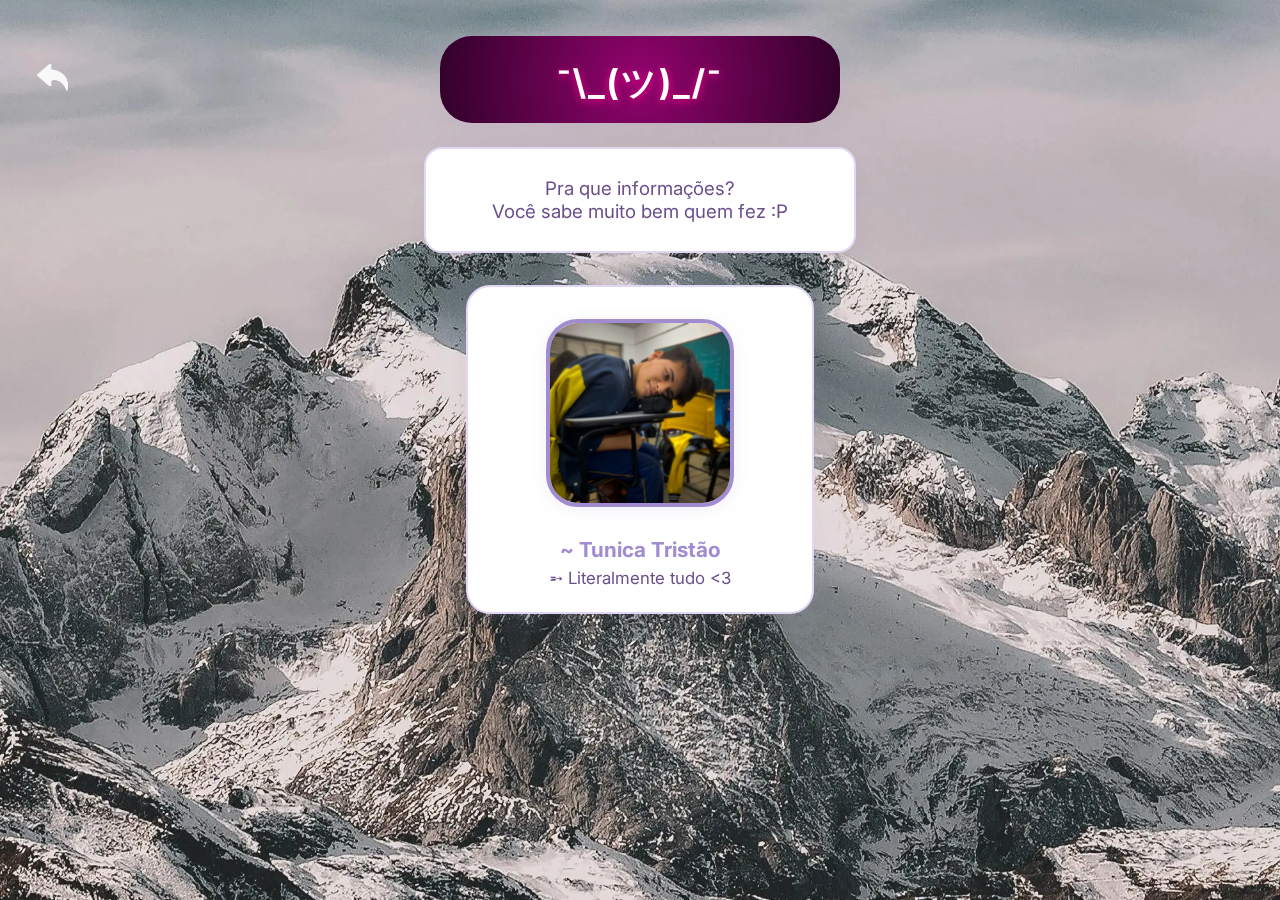
<file: info.html>
<!DOCTYPE html>
<html lang="pt-BR">
<head>
    <meta charset="UTF-8">
    <meta name="viewport" content="width=device-width, initial-scale=1.0">
    <title>Informações</title>
    <link href="https://fonts.googleapis.com/css2?family=Inter:wght@400;500;600;700&display=swap" rel="stylesheet">
    <link rel="stylesheet" href="src/css/info-style.css">
</head>
<body class="fade-in">
    <div class="background-image-container"></div>
    <a href="index.html" id="returnButton" class="return-icon-link">
        <img src="src/images/return-icon.png" alt="Voltar" class="return-button">
    </a>
    <div class="info-header-outer">
        <div class="info-header">
            <h1>¯\_(ツ)_/¯</h1>
        </div>
    </div>
    <div class="info-message-container">
        Pra que informações?<br>
        Você sabe muito bem quem fez :P
    </div>
    <div class="credit-list">
        <div class="credit-item">
            <img src="src/images/tonim.webp" alt="Antônio Neto" class="credit-icon">
            <div class="credit-info">
                <h2 class="credit-name">~ Tunica Tristão</h2>
                <p class="credit-role">➵ Literalmente tudo &lt;3</p>
            </div>
        </div>
    </div>
    <script>
    document.addEventListener('DOMContentLoaded', function() {
        const returnButton = document.getElementById('returnButton');
        if (returnButton) {
            returnButton.addEventListener("click", function(e) {
                e.preventDefault();
                document.body.classList.remove('fade-in');
                document.body.classList.add('fade-out');
                setTimeout(() => {
                    window.location.href = "index.html";
                }, 250);
            });
        }
    });
    </script>
</body>
</html>
</file>
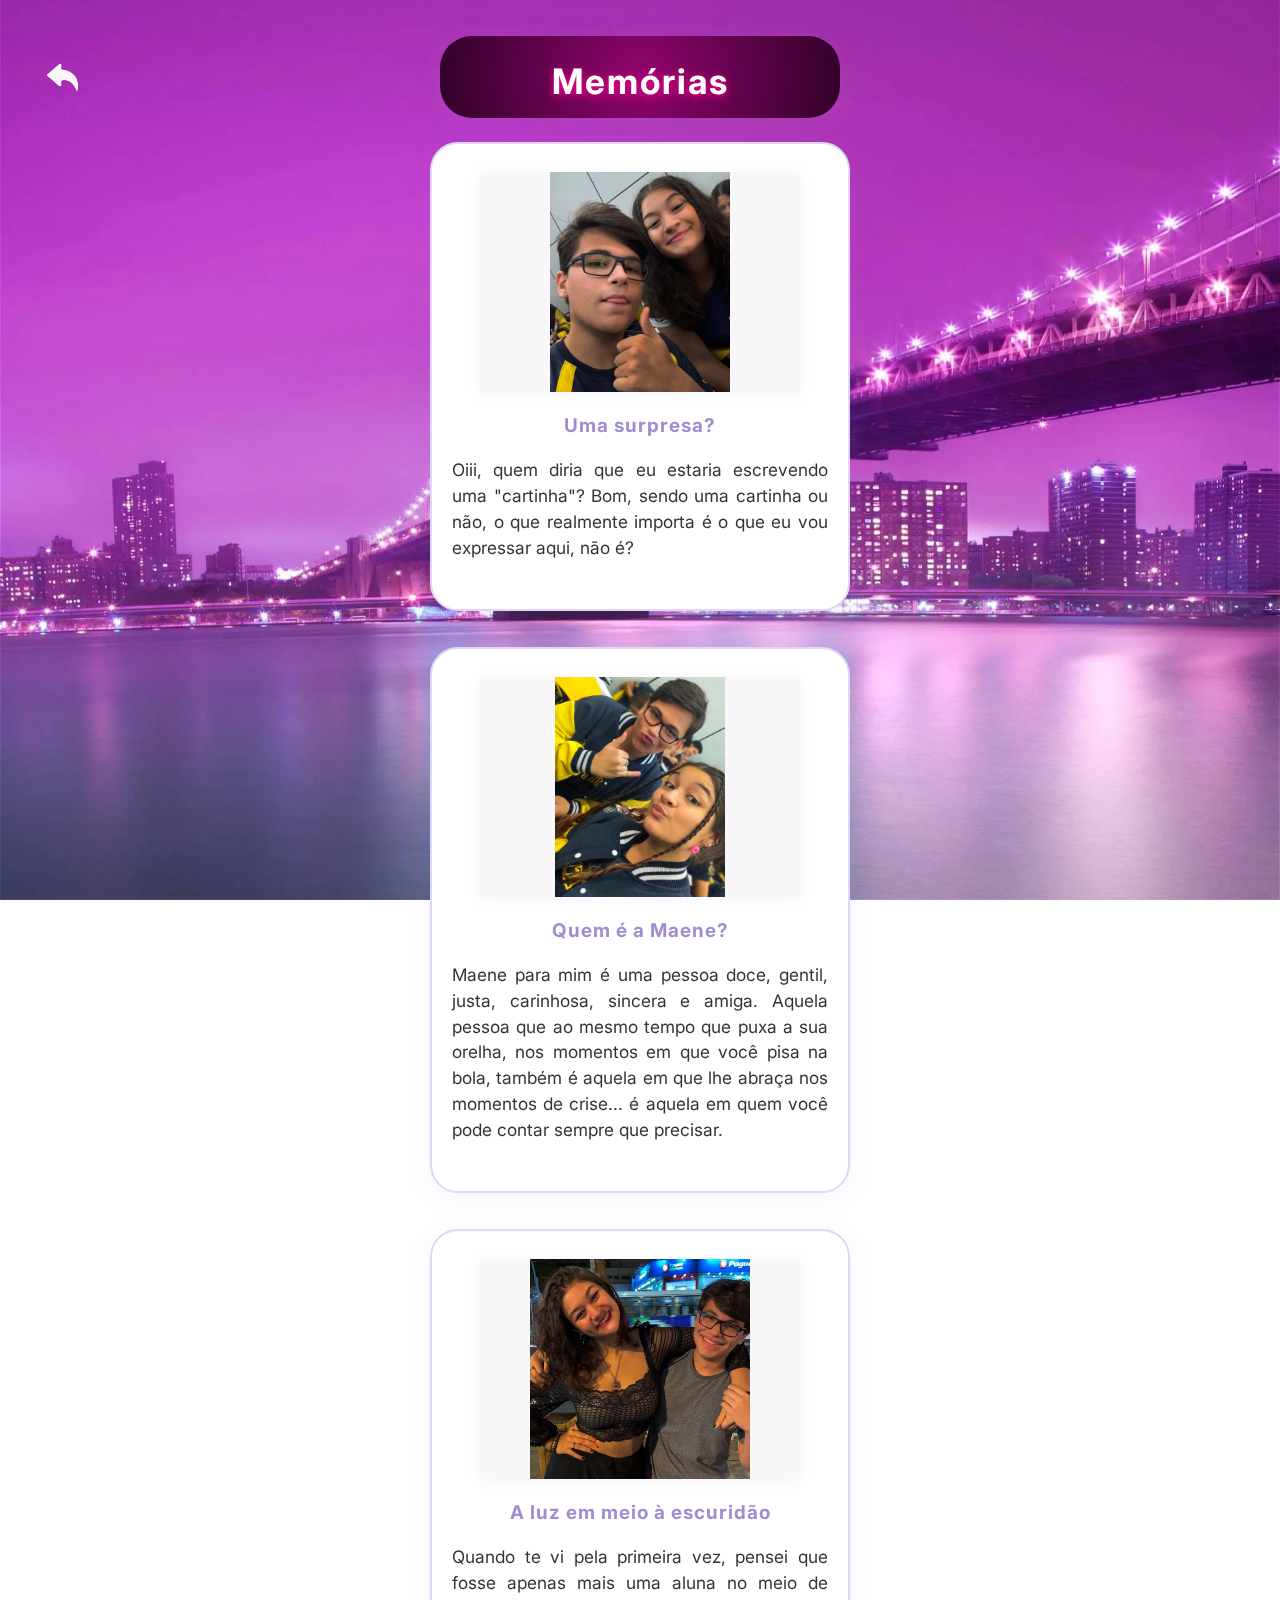
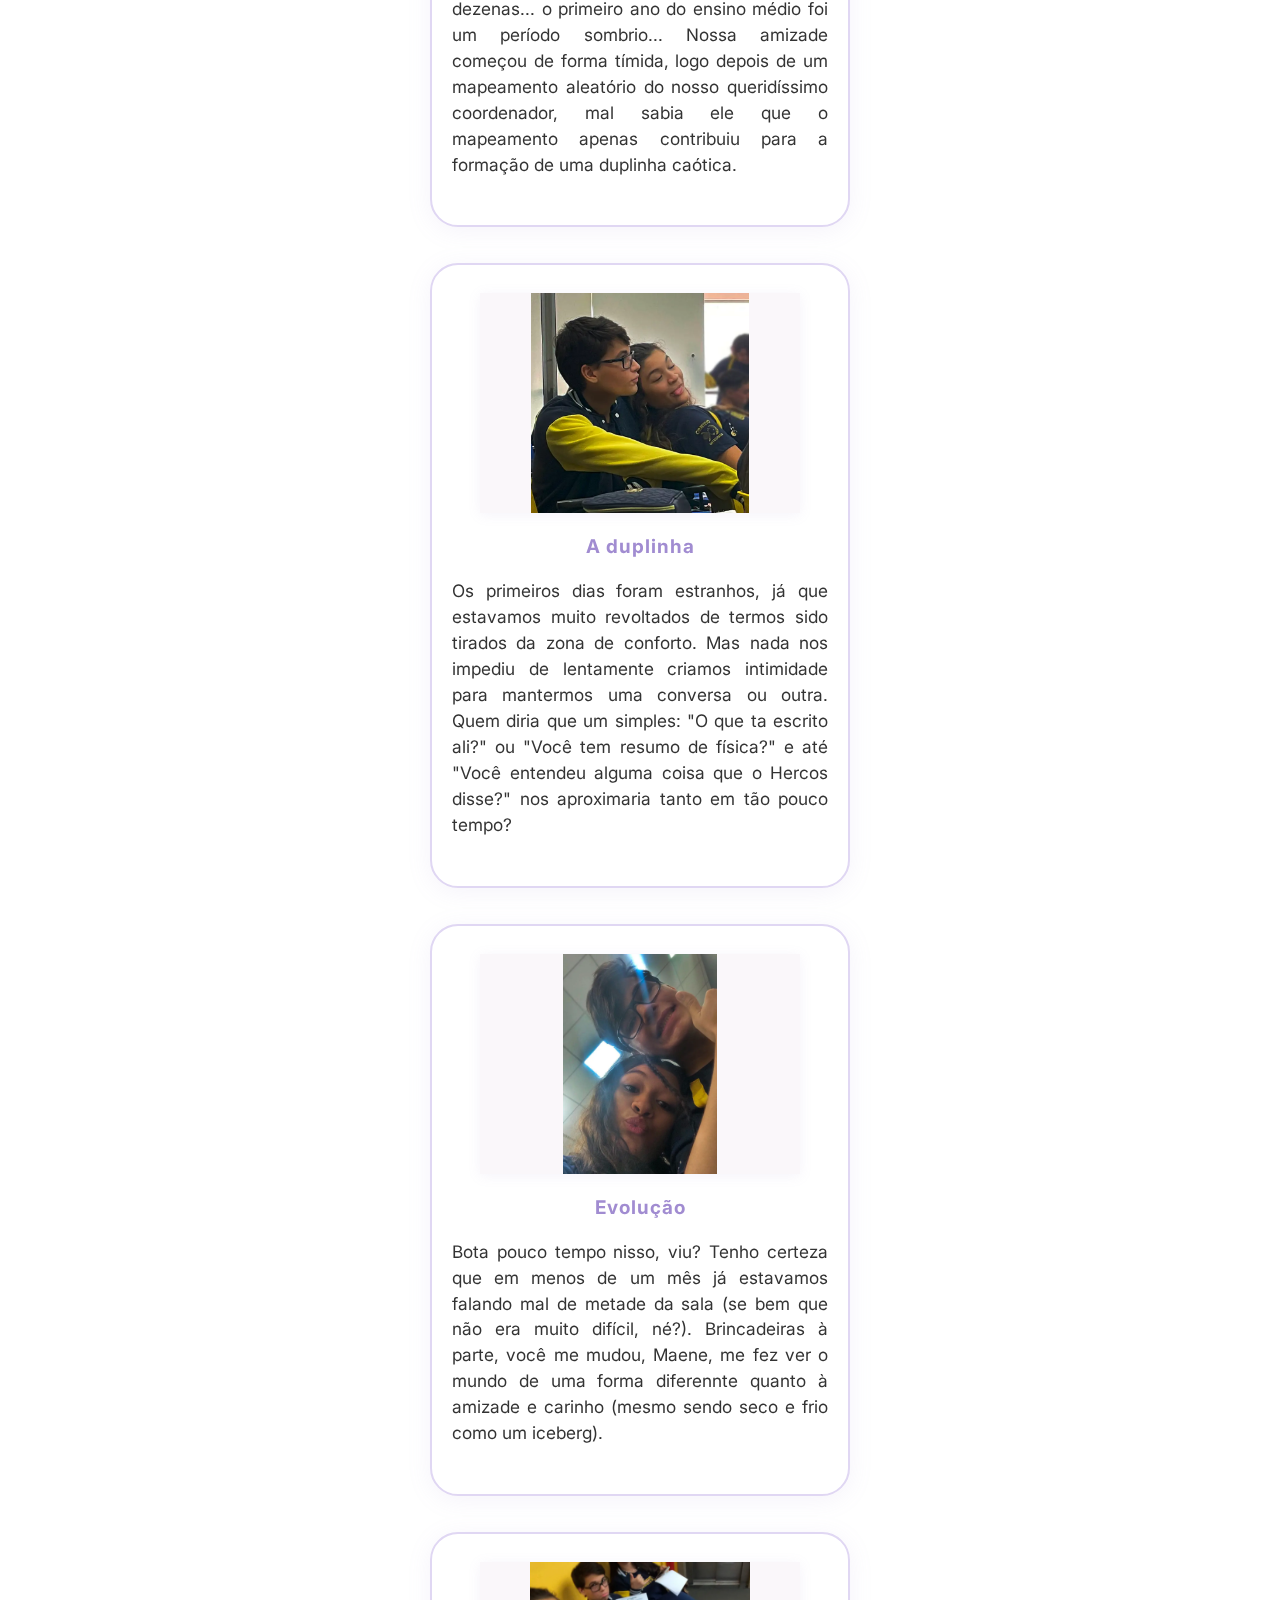
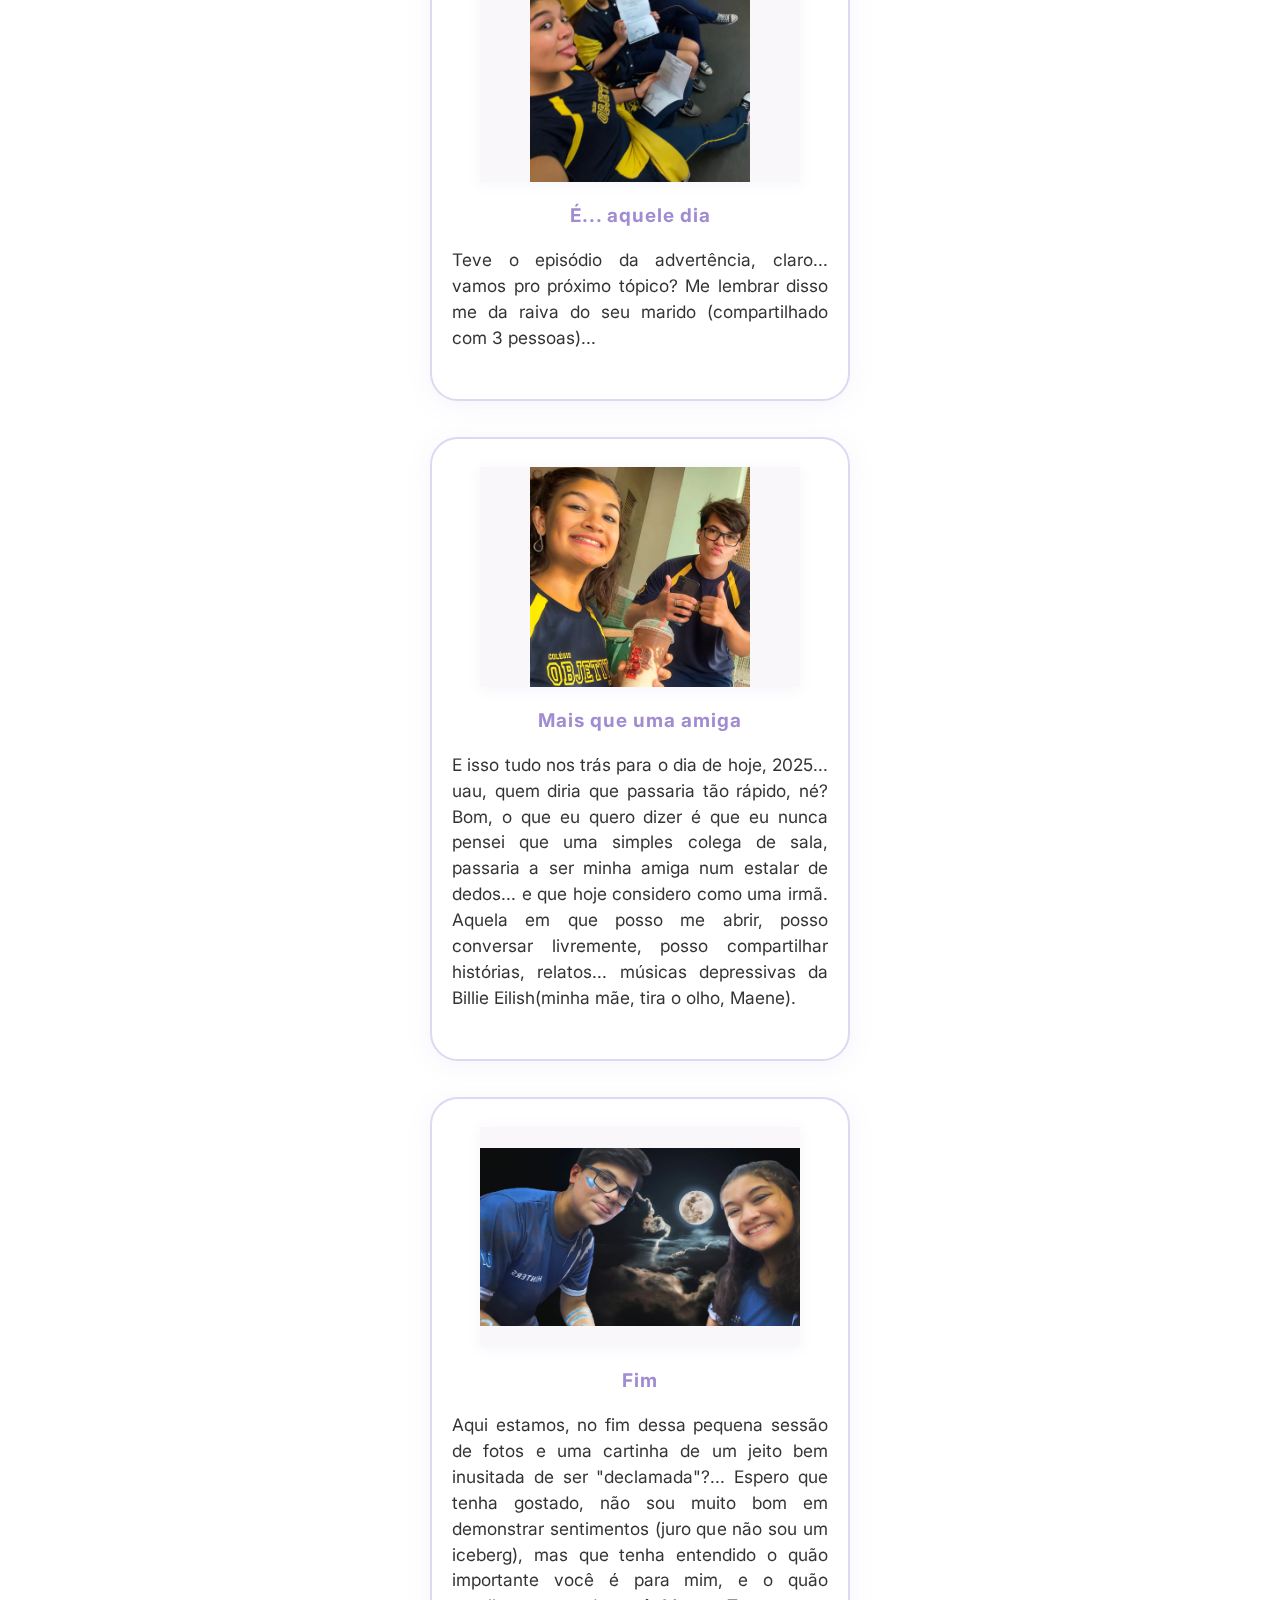
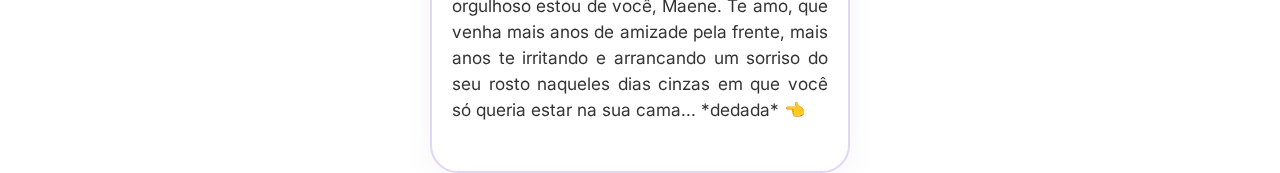
<file: memories.html>
<!DOCTYPE html>
<html lang="pt-BR">
<head>
    <meta charset="UTF-8">
    <meta name="viewport" content="width=device-width, initial-scale=1.0">
    <title>Memórias</title>
    <link href="https://fonts.googleapis.com/css2?family=Inter:wght@400;500;600;700&display=swap" rel="stylesheet">
    <link rel="stylesheet" href="src/css/memories-style.css">
</head>
<body class="fade-in">
    <div class="background-image-container"></div>
    <a href="index.html" id="returnButton" class="return-icon-link">
        <img src="src/images/return-icon.png" alt="Voltar" class="return-button">
    </a>
    <div class="memories-header-outer">
        <div class="memories-header">
            <h1>Memórias</h1>
        </div>
    </div>
    <div class="memories-outer-container">
        <div class="memories-list">
            <div class="memory-container popup">
                <img class="memory-image" src="src/images/memories/memory1.webp" alt="Memória 1">
                <div class="memory-text-container">
                    <div class="memory-header">Uma surpresa?</div>
                    <div class="memory-content">
                        Oiii, quem diria que eu estaria escrevendo uma "cartinha"? Bom, sendo uma cartinha ou não, o que realmente importa é o que eu vou expressar aqui, não é?
                    </div>
                </div>
            </div>
            <div class="memory-container popup">
                <img class="memory-image" src="src/images/memories/memory2.webp" alt="Memória 2">
                <div class="memory-text-container">
                    <div class="memory-header">Quem é a Maene?</div>
                    <div class="memory-content">
                        Maene para mim é uma pessoa doce, gentil, justa, carinhosa, sincera e amiga. Aquela pessoa que ao mesmo tempo que puxa a sua orelha, nos momentos em que você pisa na bola, também é aquela em que lhe abraça nos momentos de crise... é aquela em quem você pode contar sempre que precisar.
                    </div>
                </div>
            </div>
            <div class="memory-container popup">
                <img class="memory-image" src="src/images/memories/memory3.webp" alt="Memória 3">
                <div class="memory-text-container">
                    <div class="memory-header">A luz em meio à escuridão</div>
                    <div class="memory-content">
                        Quando te vi pela primeira vez, pensei que fosse apenas mais uma aluna no meio de dezenas... o primeiro ano do ensino médio foi um período sombrio...
                        Nossa amizade começou de forma tímida, logo depois de um mapeamento aleatório do nosso queridíssimo coordenador, mal sabia ele que o mapeamento apenas contribuiu para a formação de uma duplinha caótica.
                    </div>
                </div>
            </div>
            <div class="memory-container popup">
                <img class="memory-image" src="src/images/memories/memory4.webp" alt="Memória 4">
                <div class="memory-text-container">
                    <div class="memory-header">A duplinha</div>
                    <div class="memory-content">
                        Os primeiros dias foram estranhos, já que estavamos muito revoltados de termos sido tirados da zona de conforto. Mas nada nos impediu de lentamente criamos intimidade para mantermos uma conversa ou outra. Quem diria que um simples:
                        "O que ta escrito ali?" ou "Você tem resumo de física?" e até "Você entendeu alguma coisa que o Hercos disse?"
                        nos aproximaria tanto em tão pouco tempo?
                    </div>
                </div>
            </div>
            <div class="memory-container popup">
                <img class="memory-image" src="src/images/memories/memory5.webp" alt="Memória 3">
                <div class="memory-text-container">
                    <div class="memory-header">Evolução</div>
                    <div class="memory-content">
                        Bota pouco tempo nisso, viu? Tenho certeza que em menos de um mês já estavamos falando mal de metade da sala (se bem que não era muito difícil, né?). Brincadeiras à parte, você me mudou, Maene, me fez ver o mundo de uma forma diferennte quanto à amizade e carinho (mesmo sendo seco e frio como um iceberg).
                    </div>
                </div>
            </div>
            <div class="memory-container popup">
                <img class="memory-image" src="src/images/memories/memory6.webp" alt="Memória 4">
                <div class="memory-text-container">
                    <div class="memory-header">É... aquele dia</div>
                    <div class="memory-content">
                        Teve o episódio da advertência, claro... vamos pro próximo tópico? Me lembrar disso me da raiva do seu marido (compartilhado com 3 pessoas)...
                    </div>
                </div>
            </div>
            <div class="memory-container popup">
                <img class="memory-image" src="src/images/memories/memory7.webp" alt="Memória 3">
                <div class="memory-text-container">
                    <div class="memory-header">Mais que uma amiga</div>
                    <div class="memory-content">
                        E isso tudo nos trás para o dia de hoje, 2025... uau, quem diria que passaria tão rápido, né? Bom, o que eu quero dizer é que eu nunca pensei que uma simples colega de sala, passaria a ser minha amiga num estalar de dedos... e que hoje considero como uma irmã. Aquela em que posso me abrir, posso conversar livremente, posso compartilhar histórias, relatos... músicas depressivas da Billie Eilish(minha mãe, tira o olho, Maene).
                    </div>
                </div>
            </div>
            <div class="memory-container popup">
                <img class="memory-image final-image" src="src/images/memories/memory8.webp" alt="Memória 4">
                <div class="memory-text-container final-text-container">
                    <div class="memory-header">Fim</div>
                    <div class="memory-content">
                        Aqui estamos, no fim dessa pequena sessão de fotos e uma cartinha de um jeito bem inusitada de ser "declamada"?...
                        Espero que tenha gostado, não sou muito bom em demonstrar sentimentos (juro que não sou um iceberg), mas que tenha entendido o quão importante você é para mim, e o quão orgulhoso estou de você, Maene. Te amo, que venha mais anos de amizade pela frente, mais anos te irritando e arrancando um sorriso do seu rosto naqueles dias cinzas em que você só queria estar na sua cama... *dedada* 👈
                    </div>
                </div>
            </div>
        </div>
    </div>
    <script>
    document.addEventListener('DOMContentLoaded', function() {
        const returnButton = document.getElementById('returnButton');
        if (returnButton) {
            returnButton.addEventListener("click", function(e) {
                e.preventDefault();
                document.body.classList.remove('fade-in');
                document.body.classList.add('fade-out');
                setTimeout(() => {
                    window.location.href = "index.html";
                }, 250);
            });
        }
    });
    </script>
</body>
</html>
</file>
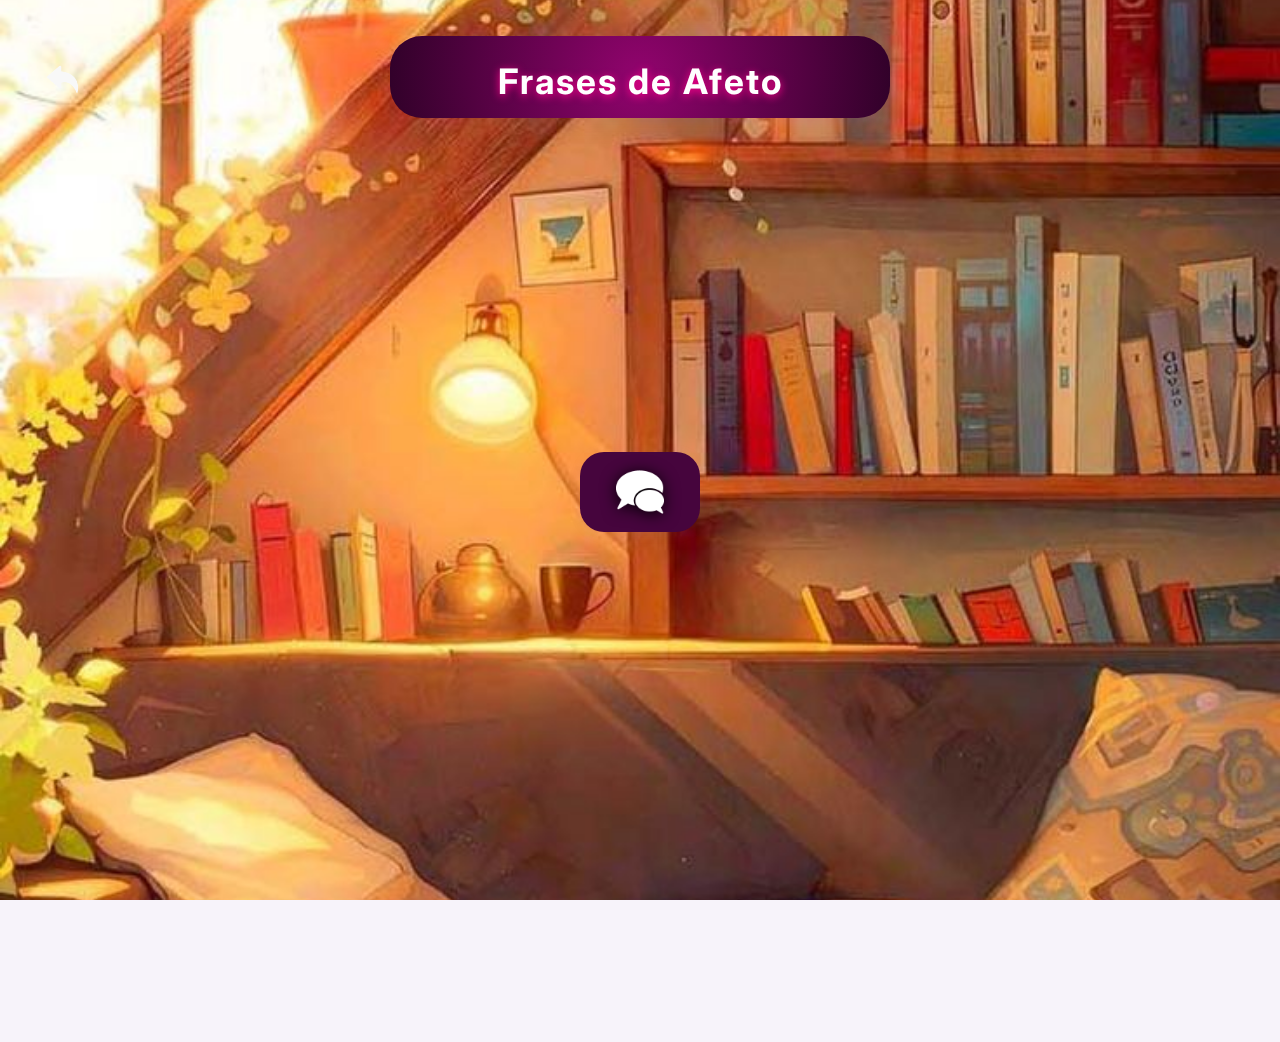
<file: phrases.html>
<!DOCTYPE html>
<html lang="pt-BR">
<head>
    <meta charset="UTF-8">
    <meta name="viewport" content="width=device-width, initial-scale=1.0">
    <title>Frases</title>
    <link href="https://fonts.googleapis.com/css2?family=Inter:wght@400;500;600;700&display=swap" rel="stylesheet">
    <link rel="stylesheet" href="src/css/phrases-style.css">
</head>
<body class="fade-in">
    <div class="background-image-container"></div>
    <a href="index.html" id="returnButton" class="return-icon-link">
        <img src="src/images/return-icon.png" alt="Voltar" class="return-button">
    </a>
    <div class="phrases-header-outer">
        <div class="phrases-header">
            <h1>Frases de Afeto</h1>
        </div>
    </div>
    <div class="phrases-outer-container">
        <div class="phrases-main-container">
            <button class="show-phrase-btn" id="showPhraseBtn">
                <img src="src/images/gift-icon.png" alt="Presente" class="show-phrase-btn-img">
            </button>
            <div class="phrase-popup-wrapper" id="phrasePopupWrapper">
                <div class="phrase-popup" id="phrasePopup">
                    <span id="phraseText"></span>
                    <button id="closePhrasePopup" type="button">Fechar</button>
                </div>
            </div>
        </div>
    </div>
    <script src="src/js/phrases.js"></script>
    <script>
    document.addEventListener('DOMContentLoaded', function() {
        const returnButton = document.getElementById('returnButton');
        if (returnButton) {
            returnButton.addEventListener("click", function(e) {
                e.preventDefault();
                document.body.classList.remove('fade-in');
                document.body.classList.add('fade-out');
                setTimeout(() => {
                    window.location.href = "index.html";
                }, 250);
            });
        }
    });
    </script>
</body>
</html>
</file>
<file: src/css/info-style.css>
body {
    background: #000000;
    font-family: 'Inter', sans-serif;
    margin: 0;
    padding: 0;
    overflow-x: hidden;
}

.return-icon-link {
    position: absolute;
    top: 60px;
    left: 35px;
    z-index: 10;
}

.return-button {
    width: 35px;
    height: 35px;
    transition: transform 0.2s, opacity 0.3s;
}

.return-button:hover {
    transform: scale(1.1);
    opacity: 0.8;
}

/* Fade-in/out animations for page transitions */
.fade-in {
    animation: fadeInDark 0.25s ease-in-out forwards;
    background-color: transparent;
}
.fade-out {
    animation: fadeOutDark 0.25s ease-in-out forwards;
    background-color: transparent;
}
@keyframes fadeInDark {
    from { opacity: 0; }
    to { opacity: 1; }
}
@keyframes fadeOutDark {
    from { opacity: 1; }
    to { opacity: 0; }
}

.info-header-outer {
    width: 100vw;
    display: flex;
    justify-content: center;
    align-items: flex-start;
    margin-top: 0;
    margin-bottom: 0;
    box-sizing: border-box;
    position: relative;
    z-index: 2;
}
.info-header {
    margin: 36px auto 24px auto;
    padding: 24px 0 16px 0;
    text-align: center;
    background: radial-gradient(circle at 50% 50%, #92046e, #310129);
    border-radius: 32px;
    box-shadow: 0px 4px 24px rgba(161, 140, 209, 0.13);
    max-width: 400px;
    position: relative;
    z-index: 2;
}

.info-header h1 {
    font-size: 2.2rem;
    color: #fff;
    letter-spacing: 2px;
    margin: 0;
    font-weight: 700;
    text-shadow: 0 2px 8px #ff008c;
    width: 400px;
    align-content: center;
}

.info-message-container {
    max-width: 380px;
    margin: 0 auto 32px auto;
    background: #fff;
    border-radius: 18px;
    box-shadow: 0 2px 16px rgba(161, 140, 209, 0.10);
    border: 2px solid #e0d7f3;
    padding: 28px 24px;
    font-size: 1.17rem;
    color: #6b4f8a;
    text-align: center;
    position: relative;
    z-index: 1;
    animation: descend 0.7s cubic-bezier(.4,1.4,.6,1) both;
}

.credit-list {
    display: flex;
    flex-direction: column;
    align-items: center;
    gap: 32px;
    margin-top: 16px;
    position: relative;
    z-index: 1;
}

.credit-item {
    display: flex;
    flex-direction: column;
    align-items: center;
    background: #fff;
    border-radius: 24px;
    box-shadow: 0 2px 16px rgba(161, 140, 209, 0.10);
    border: 2px solid #e0d7f3;
    padding: 32px 32px 24px 32px;
    gap: 12px;
    min-width: 280px;
    max-width: 340px;
    animation: ascend 0.7s cubic-bezier(.4,1.4,.6,1) both;
}

.credit-icon {
    width: 180px;
    height: 180px;
    border-radius: 32px;
    object-fit: cover;
    border: 4px solid #a18cd1;
    margin-bottom: 18px;
    box-shadow: 0 2px 16px rgba(161, 140, 209, 0.15);
}

.credit-info {
    display: flex;
    flex-direction: column;
    align-items: center;
}

.credit-name {
    font-size: 1.3rem;
    font-weight: 700;
    color: #a18cd1;
    margin: 0 0 6px 0;
    text-align: center;
}

.credit-role {
    font-size: 1.05rem;
    color: #6b4f8a;
    margin: 0;
    text-align: center;
}

.background-image-container {
    position: fixed;
    inset: 0;
    width: 100vw;
    height: 100vh;
    background-image: url('../images/info-page-background.webp');
    background-size: cover;
    background-position: center;
    background-repeat: no-repeat;
    z-index: 0;
    pointer-events: none;
}

@keyframes ascend {
    from {
        opacity: 0;
        transform: translateY(30px) scale(0.96);
    }
    to {
        opacity: 1;
        transform: translateY(0) scale(1);
    }
}
@keyframes descend {
    from {
        opacity: 0;
        transform: translateY(-30px) scale(0.96);
    }
    to {
        opacity: 1;
        transform: translateY(0) scale(1);
    }
}
</file>
<file: src/css/memories-style.css>
body {
    background: #000000;
    font-family: 'Inter', sans-serif;
    margin: 0;
    padding: 0;
    overflow-x: hidden;
    min-height: 100vh;
    height: 100vh;
}

.background-image-container {
    position: fixed;
    inset: 0;
    width: 100vw;
    height: 100vh;
    background-image: url('../images/memories-page-background.webp');
    background-size: cover;
    background-position: center;
    background-repeat: no-repeat;
    z-index: 0;
    pointer-events: none;
}

.return-icon-link {
    position: absolute;
    top: 60px;
    left: 45px;
    z-index: 10;
}
.return-button {
    width: 35px;
    height: 35px;
    transition: transform 0.2s, opacity 0.3s;
}
.return-button:hover {
    transform: scale(1.1);
    opacity: 0.8;
}

/* Fade-in/out animations for page transitions */
.fade-in {
    animation: fadeInDark 0.25s ease-in-out forwards;
    background-color: transparent;
}
.fade-out {
    animation: fadeOutDark 0.25s ease-in-out forwards;
    background-color: transparent;
}
@keyframes fadeInDark {
    from { opacity: 0; }
    to { opacity: 1; }
}
@keyframes fadeOutDark {
    from { opacity: 1; }
    to { opacity: 0; }
}

.memories-header-outer {
    width: 100vw;
    display: flex;
    justify-content: center;
    align-items: flex-start;
    margin-top: 0;
    margin-bottom: 0;
    box-sizing: border-box;
    overflow-x: hidden;
    position: relative;
    z-index: 2;
}
.memories-header {
    margin: 36px auto 24px auto;
    padding: 24px 0 16px 0;
    text-align: center;
    background: radial-gradient(circle at 50% 50%, #92046e, #310129);
    border-radius: 32px;
    box-shadow: 0px 4px 24px rgba(161, 140, 209, 0.13);
    max-width: 400px;
    position: relative;
    z-index: 2;
}

.memories-header h1 {
    font-size: 2.2rem;
    color: #fff;
    letter-spacing: 2px;
    margin: 0;
    font-weight: 700;
    text-shadow: 0 2px 8px #ff008c;
    width: 400px;
    align-content: center;
}

.memories-outer-container {
    width: 100vw;
    max-width: 100vw;
    min-height: 0;
    display: flex;
    flex-direction: column; /* Ensure vertical stacking */
    align-items: center;     /* Center horizontally */
    justify-content: flex-start;
    padding: 0;
    box-sizing: border-box;
    position: relative;
    z-index: 1;
}

.memories-list {
    display: flex;
    flex-direction: column;
    align-items: center;
    gap: 36px;
    max-width: 420px;
    min-width: 320px;
    margin: 0;
    padding: 0;
    width: 100%;
    box-sizing: border-box;
    min-height: 0;
    margin-bottom: 0;
    position: relative;
    z-index: 1;
}

.memory-container.popup {
    display: flex;
    flex-direction: column;
    align-items: center;
    background: #fff;
    border-radius: 28px;
    box-shadow: 0 4px 24px rgba(161, 140, 209, 0.10);
    border: 2px solid #e0d7f3;
    padding: 28px 0 28px 0;
    width: 100%;
    max-width: 420px;
    margin: 0;
    overflow: hidden;
    box-sizing: border-box;
    position: relative;
    z-index: 1;
    animation: ascend-fix 0.7s cubic-bezier(.4,1.4,.6,1) both;
}

.memory-image,
.final-image {
    display: block;
    margin: 0 auto 22px auto;
    width: 100%;
    max-width: 320px;
    height: 220px;
    object-fit: contain;
    background: #faf7fa;
    border: none;
    box-shadow: 0 2px 12px rgba(161, 140, 209, 0.10);
    position: relative;
    aspect-ratio: attr(data-aspect-ratio);
}

.memory-header {
    font-weight: 700;
    color: #a18cd1;
    font-size: 1.18rem;
    margin-bottom: 10px;
    margin-top: 0;
    letter-spacing: 1px;
    text-align: center;
}

.memory-content {
    font-size: 1.08rem;
    color: #333;
    line-height: 1.5;
    text-align: justify;
    margin: 20px;
    word-break: break-word;
}

@keyframes fadeInOverlay {
    from { opacity: 0; }
    to { opacity: 1; }
}

@keyframes ascend-fix {
    from {
        opacity: 0;
        transform: translateY(30px) scale(0.96);
    }
    to {
        opacity: 1;
        transform: translateY(0) scale(1);
    }
}
</file>
<file: src/css/phrases-style.css>
body {
    background: #f7f3fa;
    font-family: 'Inter', Arial, sans-serif;
    margin: 0;
    padding: 0;
    min-height: 100vh;
    height: 100vh;
    overflow-x: hidden;
    overflow-y: hidden; /* Hide scroll bar if not needed */
    box-sizing: border-box;
}

.background-image-container {
    position: fixed;
    inset: 0;
    width: 100vw;
    height: 100vh;
    background-image: url('../images/phrases-page-background.webp');
    background-size: cover;
    background-position: center;
    background-repeat: no-repeat;
    z-index: 0;
    pointer-events: none;
}

.return-icon-link {
    position: absolute;
    top: 62px;
    left: 45px;
    z-index: 10;
}

.return-button {
    width: 35px;
    height: 35px;
    transition: transform 0.2s, opacity 0.3s;
}

.return-button:hover {
    transform: scale(1.1);
    opacity: 0.8;
}

.phrases-header-outer {
    width: 100vw;
    display: flex;
    justify-content: center;
    align-items: flex-start;
    margin-top: 0;
    margin-bottom: 0;
    box-sizing: border-box;
    position: relative;
    z-index: 2;
}

.phrases-header {
    margin: 36px auto 24px auto;
    padding: 24px 0 16px 0;
    text-align: center;
    background: radial-gradient(circle at 50% 50%, #92046e, #310129);
    border-radius: 32px;
    box-shadow: 0px 4px 24px rgba(161, 140, 209, 0.13);
    width: 90%;
    max-width: 500px;
    position: relative;
    z-index: 2;
}

.phrases-header h1 {
    font-size: 2.2rem;
    color: #fff;
    letter-spacing: 2px;
    margin: 0;
    font-weight: 700;
    text-shadow: 0 2px 8px #ff008c;
}

.phrases-outer-container {
    width: 100vw;
    height: 100vh;
    min-height: 0; /* Remove min-height to avoid extra space */
    display: flex;
    flex-direction: column;
    align-items: center;
    justify-content: flex-start;
    flex: 1 1 auto;
    box-sizing: border-box;
    overflow-x: hidden;
    padding-bottom: 0;
    position: relative;
    z-index: 1;
}

.phrases-main-container {
    display: flex;
    flex-direction: column;
    align-items: center;
    justify-content: center;
    min-height: 0; /* Remove min-height to avoid extra space */
    margin-top: -100px;
    margin-bottom: 0;
    padding-bottom: 0;
    position: relative;
    z-index: 1;
    flex: 1 1 auto;
    width: 100%;
}

.show-phrase-btn {
    margin: 0 auto;
    padding: 16px 36px;
    font-size: 1.3rem;
    border-radius: 24px;
    border: none;
    background: #46053d;
    color: #fff;
    font-weight: 700;
    cursor: pointer;
    margin-top: -100px;
    box-shadow: 0 2px 12px rgba(161, 140, 209, 0.10);
    transition: background 0.2s, transform 0.2s;
    animation: popup 0.7s cubic-bezier(.4,1.4,.6,1) both;
    display: flex;
    align-items: center;
}

.show-phrase-btn-img {
    width: 48px;
    height: 48px;
    display: block;
    filter: drop-shadow(0 2px 8px #000000);
    transition: transform 0.2s;
}

.show-phrase-btn-text {
    display: none;
}

.show-phrase-btn:hover .show-phrase-btn-img {
    transform: scale(1.12);
    filter: drop-shadow(0 4px 16px #ff00c8);
}

.show-phrase-btn:active .show-phrase-btn-img {
    transform: scale(0.96) rotate(4deg);
}

.show-phrase-btn:active {
    animation: pop 0.25s cubic-bezier(.4,1.4,.6,1);
}

@keyframes pop {
    0% {
        transform: scale(1);
    }

    50% {
        transform: scale(1.13);
    }

    100% {
        transform: scale(1);
    }
}

.phrase-popup-wrapper {
    position: fixed;
    inset: 0;
    width: 100vw;
    height: 100vh;
    z-index: 1000;
    display: none; /* shown via JS */
    align-items: center;
    justify-content: center;
    background: rgba(40, 0, 40, 0.28);
    animation: fadeInOverlay 0.25s;
    /* Remove margin, padding, text-align, etc */
}

.phrase-popup-wrapper.active {
    display: flex;
}

.phrase-popup {
    background: #fff;
    border-radius: 24px;
    box-shadow: 0 8px 32px rgba(161, 140, 209, 0.18);
    padding: 36px 32px;
    max-width: 420px;
    width: 70%;
    min-width: 200px;
    font-size: 1.25rem;
    color: #6b4f8a;
    text-align: center;
    position: relative;
    border: 2px solid #e0d7f3;
    animation: popupAscend 0.5s cubic-bezier(.4,1.4,.6,1);
    word-break: break-word;
    overflow-wrap: break-word;
    overflow-y: auto;
    max-height: 70vh;
    display: flex;
    flex-direction: column;
    align-items: center;
    justify-content: center;
}

.phrase-popup button {
    margin-top: 24px;
    padding: 10px 24px;
    border-radius: 18px;
    border: none;
    background: #a18cd1;
    color: #fff;
    font-weight: 600;
    font-size: 1rem;
    cursor: pointer;
    transition: background 0.2s;
}

.phrase-popup button:hover {
    background: #92046e;
}

@keyframes popupAscend {
    from {
        opacity: 0;
        transform: translateY(40px) scale(0.96);
    }

    to {
        opacity: 1;
        transform: translateY(0) scale(1);
    }
}

@keyframes fadeInOverlay {
    from {
        opacity: 0;
    }

    to {
        opacity: 1;
    }
}

/* Sparkle effect styles */
.sparkle {
    position: fixed;
    top: -20px;
    left: 0;
    width: 12px;
    height: 12px;
    pointer-events: none;
    z-index: 9999;
    border-radius: 50%;
    opacity: 0.8;
    background: radial-gradient(circle, #fffbe6 60%, #ffe066 100%);
    box-shadow: 0 0 8px 2px #fffbe6, 0 0 16px 4px #ffe066;
    animation: sparkle-fall linear forwards;
}

@keyframes sparkle-fall {
    to {
        transform: translateY(110vh) scale(0.7) rotate(360deg);
        opacity: 0.2;
    }
}
</file>
